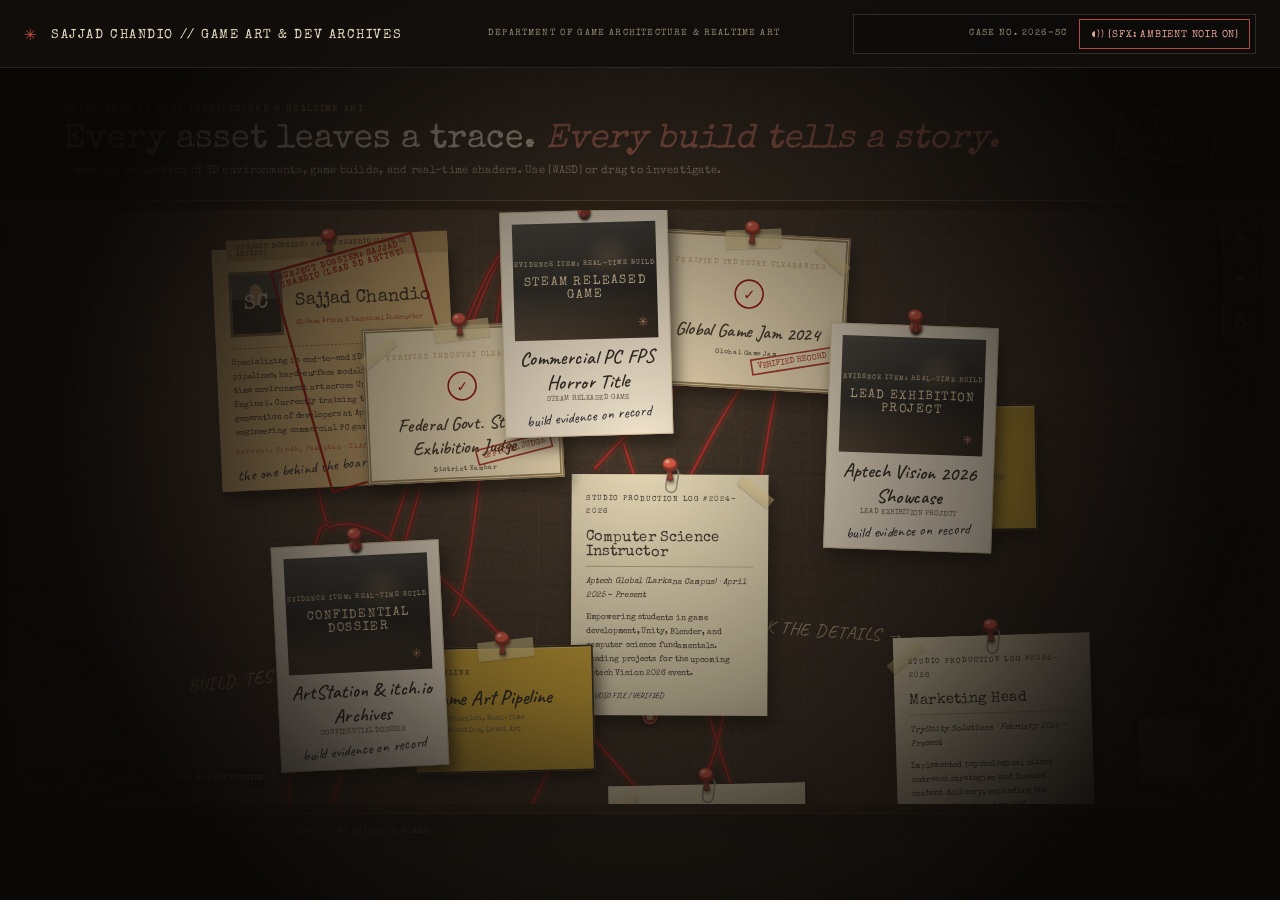
<file: index.html>
<!doctype html>
<html lang="en">
  <head>
    <meta charset="utf-8" />
    <meta name="viewport" content="width=device-width, initial-scale=1" />
    <meta name="theme-color" content="#15120f" />
    <meta
      name="description"
      content="Sajjad Chandio's archive of 3D game art, game development, and real-time builds, presented as a classic noir evidence board."
    />
    <title>Sajjad Chandio // Game Art &amp; Dev Archives</title>
    <link rel="preconnect" href="https://fonts.googleapis.com" />
    <link rel="preconnect" href="https://fonts.gstatic.com" crossorigin />
    <link
      href="https://fonts.googleapis.com/css2?family=Caveat:wght@500;600;700&family=Special+Elite&display=swap"
      rel="stylesheet"
    />
    <link rel="stylesheet" href="style.css" />
    <script src="script.js" defer></script>
  </head>
  <body>
    <div class="room-light" aria-hidden="true"></div>
    <header class="topbar">
      <a class="brand" href="#board" aria-label="Sajjad Chandio Game Art and Dev Archives home"
        ><span class="brand-mark">✳</span> SAJJAD CHANDIO // GAME ART &amp; DEV ARCHIVES</a
      >
      <span class="brand-sub">DEPARTMENT OF GAME ARCHITECTURE &amp; REALTIME ART</span>
      <div class="top-actions">
        <span class="case-number">CASE NO. 2026-SC</span>
        <button
          class="sound-toggle"
          id="soundToggle"
          type="button"
          aria-pressed="true"
          title="Toggle sound effects"
        >
          ◖)) <span>[SFX: AMBIENT NOIR ON]</span>
        </button>
      </div>
    </header>
    <main id="board">
      <section class="intro" aria-label="Board introduction">
        <div>
          <p class="eyebrow">DEPARTMENT OF GAME ARCHITECTURE &amp; REALTIME ART</p>
          <h1>Every asset leaves a trace. <em>Every build tells a story.</em></h1>
          <p class="intro-copy">
            A working collection of 3D environments, game builds, and real-time shaders. Use [WASD] or drag to investigate.
          </p>
        </div>
        <div class="board-stamp" aria-hidden="true">EVIDENCE<br />ON FILE</div>
      </section>
      <div class="board-shell" id="boardShell">
        <div
          class="board-viewport"
          id="viewport"
          aria-label="Interactive game art archive. Use WASD or drag to move and the mouse wheel to zoom."
        >
          <div class="board-world" id="world">
            <svg class="threads" id="threads" aria-hidden="true"></svg>
            <div class="loading-note" id="loadingNote">LOADING GAME ARCHIVE...</div>
            <div class="coffee-ring ring-one" aria-hidden="true"></div>
            <div class="coffee-ring ring-two" aria-hidden="true"></div>
            <p class="board-scribble scribble-one" aria-hidden="true">
              BUILD. TEST. REFINE.
            </p>
            <p class="board-scribble scribble-two" aria-hidden="true">
              CHECK THE DETAILS →
            </p>
          </div>
        </div>
        <nav class="canvas-controls" aria-label="Board controls">
          <button id="zoomIn" type="button" aria-label="Zoom in">+</button
          ><button id="zoomOut" type="button" aria-label="Zoom out">&minus;</button
          ><button id="resetView" type="button" aria-label="Reset board view">
            &#8962;
          </button>
        </nav>
        <div class="board-hint" aria-hidden="true">
          [WASD] PAN <span>|</span> [Q/E] ZOOM <span>|</span> [CLICK] INSPECT DOSSIER
        </div>
        <div class="minimap" id="minimap" aria-label="Board minimap">
          <div class="mini-world" id="miniWorld">
            <div class="mini-window" id="miniWindow"></div>
          </div>
        </div>
      </div>
      <footer class="footer">
        <span
          >SAJJAD CHANDIO <span class="footer-dot">●</span> GAME ART &amp; DEV ARCHIVES
          · REAL-TIME EVIDENCE BOARD</span
        ><span>SELECT EVIDENCE TO OPEN ITS CASE FILE</span>
      </footer>
    </main>
    <dialog class="case-dialog" id="caseDialog" aria-labelledby="modalTitle">
      <div class="case-paper">
        <div class="case-top">
          <span>GAME ARCHITECTURE DEPARTMENT · REALTIME ART DIVISION</span
          ><button id="closeDialog" class="close-file" type="button">
            × <span>CLOSE DOSSIER</span>
          </button>
        </div>
        <div class="case-content">
          <div class="case-kicker" id="modalKicker">CASE FILE / REAL-TIME BUILD</div>
          <h2 id="modalTitle">Project title</h2>
          <div class="case-rule"></div>
          <p id="modalDescription"></p>
          <div class="modal-visual" id="modalVisual" aria-hidden="true">
            <div class="visual-placeholder">
              <span>✳</span><b>BUILD<br />CAPTURE</b>
            </div>
          </div>
          <div class="case-meta" id="modalMeta"></div>
          <div class="case-links" id="modalLinks"></div>
          <pre class="code-note" id="modalCode"><code></code></pre>
        </div>
        <span class="file-stamp" aria-hidden="true">ARCHIVED</span>
        <div class="case-footer">GAME PRODUCTION RECORD · HANDLE WITH CARE</div>
      </div>
    </dialog>
    <div class="toast" id="toast" role="status" aria-live="polite"></div>
  </body>
</html>
</file>
<file: style.css>
:root {
  color-scheme: dark;
  --ink: #1a1918;
  --paper: #e6dcbc;
  --red: #a91d22;
  --gold: #c29b2b;
  --mono: "Special Elite", monospace;
  --hand: "Caveat", cursive;
}
* {
  box-sizing: border-box;
}
html {
  min-height: 100%;
  background: #120f0d;
}
body {
  margin: 0;
  min-height: 100vh;
  color: #e3d8c4;
  background:
    repeating-linear-gradient(92deg, transparent 0 7px, #1e191511 8px, transparent 15px 25px),
    radial-gradient(ellipse at 50% 25%, #2b211a 0, #1e1915 52%, #120f0d 100%);
  font-family: var(--mono);
  overflow-x: hidden;
}
.room-light {
  position: fixed;
  inset: 0;
  z-index: 10;
  pointer-events: none;
  background:
    radial-gradient(circle at var(--mouse-x, 50%) var(--mouse-y, 50%), rgba(255, 210, 150, .12) 0%, rgba(10, 8, 7, .95) 75%),
    radial-gradient(ellipse at center, transparent 40%, rgba(10, 8, 7, .72) 100%);
}
.topbar {
  min-height: 68px;
  padding: 12px 24px;
  display: flex;
  justify-content: space-between;
  align-items: center;
  gap: 24px;
  border-bottom: 1px solid rgba(255, 255, 255, 0.1);
  background: rgba(18, 15, 13, 0.92);
  -webkit-backdrop-filter: blur(8px);
  backdrop-filter: blur(8px);
  position: fixed;
  top: 0;
  left: 0;
  width: 100%;
  z-index: 1000;
}
.brand {
  flex: 1 1 0;
  min-width: 0;
  color: #e7dbc2;
  text-decoration: none;
  font-size: 13px;
  letter-spacing: 0.12em;
}
.brand-mark {
  color: #c24c3e;
  font-size: 20px;
  vertical-align: -2px;
  margin-right: 8px;
}
.brand-sub,
.case-number {
  color: #968974;
  font-size: 9px;
  letter-spacing: 0.13em;
  margin-left: 11px;
}
.brand-sub {
  flex: 1 1 0;
  margin: 0;
  text-align: center;
  white-space: nowrap;
}
.top-actions {
  flex: 1 1 0;
  display: flex;
  align-items: center;
  justify-content: flex-end;
  gap: 12px;
  padding: 4px 5px;
  border: 1px solid rgba(255, 255, 255, 0.14);
  background: rgba(0, 0, 0, 0.16);
}
.sound-toggle {
  border: 1px solid #665e50;
  background: none;
  color: #c8bca5;
  padding: 8px 10px;
  font: 10px var(--mono);
  letter-spacing: 0.08em;
  cursor: pointer;
}
.sound-toggle[aria-pressed="true"] {
  border-color: #b8483a;
  color: #e0a397;
}
.intro {
  max-width: 1400px;
  padding: 28px 5vw 25px;
  margin: auto;
  display: flex;
  align-items: center;
  justify-content: space-between;
}
#board {
  padding-top: 68px;
}
.topbar .brand,
.top-actions .case-number,
.top-actions .sound-toggle {
  white-space: nowrap;
}
@media (max-width: 1050px) and (min-width: 701px) {
  .topbar { gap: 14px; padding-inline: 18px; }
  .brand { font-size: 11px; }
  .brand-sub { font-size: 8px; }
  .top-actions { gap: 12px; }
  .case-number { display: none; }
}
@media (max-width: 820px) and (min-width: 701px) {
  .brand-sub { display: none; }
  .brand { flex: 1 1 auto; white-space: normal; font-size: 10px; }
  .top-actions { flex: 0 0 auto; }
}
.eyebrow,
.micro {
  font-size: 9px;
  letter-spacing: 0.15em;
  color: #b89964;
}
.intro h1 {
  font-size: clamp(21px, 3vw, 34px);
  font-weight: 400;
  margin: 9px 0 8px;
  color: #e7dbc8;
}
.intro h1 em {
  font-weight: 400;
  color: #bf6958;
}
.intro-copy {
  margin: 0;
  color: #a89b83;
  font-size: 11px;
  letter-spacing: 0.025em;
}
.board-stamp {
  border: 2px solid #a24736;
  color: #be6955;
  font-size: 11px;
  letter-spacing: 0.17em;
  text-align: center;
  line-height: 1.35;
  padding: 8px 13px;
  transform: rotate(8deg);
  opacity: 0.8;
}
.board-shell {
  height: min(68vh, 680px);
  min-height: 465px;
  max-width: 1400px;
  margin: 0 auto;
  position: relative;
  border: 9px solid #21170f;
  border-radius: 4px;
  box-shadow:
    0 18px 44px #0009,
    0 0 0 1px #6d5030,
    inset 0 0 20px #0009;
  background: #302217;
}
.board-viewport {
  position: absolute;
  inset: 0;
  overflow: hidden;
  cursor: grab;
  touch-action: none;
  background-color: #1e1915;
  background-image:
    radial-gradient(ellipse at 17% 24%, #8c694522, transparent 31%),
    radial-gradient(ellipse at 82% 67%, #08060599, transparent 42%),
    repeating-linear-gradient(3deg, transparent 0 28px, #08060524 29px 31px),
    repeating-linear-gradient(91deg, transparent 0 65px, #ead2a108 66px 67px),
    linear-gradient(130deg, #3a2b20, #261d17 55%, #33251b);
}
.board-viewport:before {
  content: "";
  position: absolute;
  inset: 0;
  pointer-events: none;
  opacity: 0.3;
  background-image: url("data:image/svg+xml,%3Csvg viewBox='0 0 180 180' xmlns='http://www.w3.org/2000/svg'%3E%3Cfilter id='n'%3E%3CfeTurbulence type='fractalNoise' baseFrequency='.8' numOctaves='3' stitchTiles='stitch'/%3E%3C/filter%3E%3Crect width='100%25' height='100%25' filter='url(%23n)' opacity='.22'/%3E%3C/svg%3E");
}
.board-viewport.dragging {
  cursor: grabbing;
}
.board-world {
  position: absolute;
  width: 1200px;
  height: 1400px;
  left: 50%;
  top: 50%;
  transform-origin: center center;
  transform: translate(-50%, -50%) scale(1);
  transition: transform 0.08s linear;
}
.threads {
  position: absolute;
  inset: 0;
  width: 100%;
  height: 100%;
  overflow: visible;
  pointer-events: none;
  z-index: 1;
}
.thread-shadow {
  fill: none;
  stroke: #240c09;
  stroke-width: 7;
  opacity: .62;
  stroke-linecap: round;
  filter: blur(1px);
}
.thread {
  fill: none;
  stroke: #a91d22;
  stroke-width: 3.2;
  opacity: .94;
  stroke-linecap: round;
  filter: drop-shadow(0 1px 2px #170805) drop-shadow(0 0 3px #ad3b2c);
  stroke-dasharray: 0;
}
.thread-shadow.active { opacity: .8; }
.thread-shadow.dim { opacity: .16; }
.thread.active {
  stroke: #ff3333;
  stroke-width: 4.5;
  opacity: 1;
  filter: drop-shadow(0 0 7px #ff3333);
  animation: thread-pulse 1.7s ease-in-out infinite alternate;
}
.thread.dim {
  opacity: 0.11;
}
.node {
  position: absolute;
  left: var(--x);
  top: var(--y);
  z-index: var(--layer, 4);
  transform: rotate(var(--r));
  cursor: pointer;
  transition:
    opacity 0.2s,
    filter 0.2s,
    transform 0.2s;
  user-select: none;
}
.node.tilt-left { transform: rotate(var(--r, -2.5deg)); }
.node.tilt-right { transform: rotate(var(--r, 2.5deg)); }
.node:after {
  content: "";
  display: none;
  position: absolute;
  width: 47px;
  height: 14px;
  right: -8px;
  top: 14px;
  z-index: 5;
  opacity: .72;
  background: linear-gradient(180deg, #f2d991a8, #c7aa607a);
  box-shadow: 0 1px 2px #271b0e66;
  transform: rotate(39deg);
  pointer-events: none;
}
.forensic-tag:after,
.certificate:after,
.report-card:after { display: block; }
.tilt-left:after { right: auto; left: -9px; top: 18px; transform: rotate(-37deg); }
.thumbtack {
  position: absolute;
  top: -25px;
  left: calc(50% - 14px);
  width: 28px;
  height: 36px;
  z-index: 8;
  filter: drop-shadow(1px 3px 2px #160c08aa);
  pointer-events: none;
}
.thumbtack svg { display: block; width: 100%; height: 100%; overflow: visible; }
.node:hover,
.node:focus-visible {
  z-index: 12;
  transform: rotate(0) scale(1.035);
  filter: brightness(1.11);
  outline: none;
}
.node:focus-visible {
  outline: 2px dashed #f5d58f;
  outline-offset: 5px;
}
.node.dimmed {
  background-color: #443f3b;
  color: #b0a69c;
  filter: grayscale(1) brightness(.58);
  opacity: .58;
}
.node.dimmed h2,
.node.dimmed p,
.node.dimmed .micro,
.node.dimmed .hand-note { color: #aaa19a; }
.evidence {
  color: #2c261e;
  box-shadow: 6px 12px 20px rgba(0, 0, 0, .7), 0 1px 1px #f6e4ba66 inset;
}
.polaroid {
  width: 205px;
  background: #f2e8d5;
  border: 1px solid #c9b98f;
  padding: 14px 14px 11px;
  text-align: center;
}
.polaroid h2 {
  font: 600 24px var(--hand);
  margin: 7px 0 0;
  color: #1a1918;
}
.polaroid p {
  font: 9px var(--mono);
  color: #655c50;
  margin: 1px 0 3px;
}
.photo {
  height: 142px;
  position: relative;
  overflow: hidden;
  display: flex;
  flex-direction: column;
  justify-content: center;
  align-items: center;
  color: #d6c2a0;
  background: #1b1a17;
  filter: sepia(0.35);
}
.photo:before {
  content: "";
  position: absolute;
  inset: 0;
  background:
    linear-gradient(135deg, #d8c3a012, transparent 45%, #0009),
    repeating-linear-gradient(0deg, transparent 0 21px, #d0bb8a0a 22px 23px);
}
.photo span {
  font: 8px var(--mono);
  letter-spacing: 0.15em;
  z-index: 1;
}
.photo b {
  font: 27px var(--mono);
  line-height: 1.05;
  letter-spacing: 0.12em;
  z-index: 1;
  margin-top: 10px;
}
.polaroid .photo b {
  max-width: 95%;
  font-size: 15px;
  text-align: center;
}
.photo i {
  position: absolute;
  right: 12px;
  bottom: 8px;
  color: #bd644e;
  font-style: normal;
  font-size: 21px;
}
.photo-city {
  background:
    radial-gradient(ellipse at 68% 30%, #aa80524d, transparent 20%),
    linear-gradient(180deg, #273039, #111820 55%, #413228);
}
.photo-terminal {
  background:
    radial-gradient(ellipse at 50% 45%, #58716255, transparent 35%),
    linear-gradient(140deg, #131716, #292821);
}
.pin {
  position: absolute;
  top: -7px;
  left: calc(50% - 7px);
  width: 15px;
  height: 15px;
  border-radius: 50%;
  z-index: 5;
  background: radial-gradient(
    circle at 35% 30%,
    #f2cf80,
    #a26a28 48%,
    #543416 75%
  );
  box-shadow: 1px 3px 3px #160f0b;
}
.pin-red {
  background: radial-gradient(
    circle at 35% 30%,
    #ee9383,
    #bd342d 48%,
    #5f1916 75%
  );
}
.hand-note {
  display: block;
  font: 19px var(--hand);
  color: #111827;
  transform: rotate(-4deg);
  margin-top: 5px;
}
.dossier {
  width: 288px;
  min-height: 251px;
  background: #c8a66d;
  padding: 19px 19px 15px;
  clip-path: none;
  box-shadow: 6px 12px 20px rgba(0, 0, 0, .7), 0 1px 1px #f6e4ba66 inset;
}
.dossier-stamp {
  top: auto;
  right: 10px;
  bottom: 9px;
  max-width: 180px;
  padding: 3px 5px;
  font-size: 6px;
  letter-spacing: .08em;
}
.file-tab {
  position: absolute;
  top: -11px;
  left: 18px;
  background: #ad8b54;
  padding: 5px 12px;
  font-size: 8px;
  letter-spacing: 0.12em;
}
.dossier-head {
  display: flex;
  gap: 15px;
  align-items: center;
  margin: 9px 0 14px;
}
.avatar {
  height: 79px;
  width: 65px;
  flex: none;
  border: 3px solid #65543c;
  background:
    radial-gradient(ellipse at 50% 35%, #a08460 0 19%, transparent 20%),
    linear-gradient(180deg, #45443e 42%, #252421 43%);
  color: #d9c5a2;
  display: grid;
  place-items: center;
  font-size: 25px;
}
.dossier h2 {
  font: 22px var(--mono);
  line-height: 1.05;
  margin: 4px 0;
  color: #28241e;
}
.dossier .status {
  font-size: 8px;
  color: #8f352a;
}
.type-copy {
  font-size: 10px;
  line-height: 1.7;
  border-top: 1px dashed #665942;
  padding-top: 9px;
}
.redacted {
  font-size: 8px;
  color: #a03b31;
  letter-spacing: 0.12em;
}
.classified-stamp {
  position: absolute;
  top: 5px;
  right: 9px;
  z-index: 3;
  border: 3px solid #8b0000;
  color: #8b0000;
  padding: 3px 5px;
  font: 10px var(--mono);
  font-weight: 700;
  letter-spacing: .12em;
  transform: rotate(-13deg);
  opacity: .88;
}
.skill-card {
  width: 220px;
  min-height: 153px;
  background: #d6c8a6;
  padding: 20px 17px 12px;
  box-shadow: 6px 12px 20px rgba(0, 0, 0, .7), 0 1px 1px #fff5ce88 inset;
}
.forensic-tag {
  background: #c29b2b;
  border: 2px solid #1a1918;
}
.forensic-tag .micro { color: #1a1918; }
.forensic-tag h2, .forensic-tag p { color: #1a1918; }
.forensic-tag .skill-meter { min-height: 5px; }
.report-card {
  min-height: 220px;
  padding-bottom: 20px;
}
.report-card h2 { font-size: 16px; line-height: 1.35; }
.report-card .report-log { font-style: normal; }
.loading-note {
  position: absolute;
  left: 50%;
  top: 50%;
  transform: translate(-50%, -50%);
  color: #ead9b9;
  font: 12px var(--mono);
  letter-spacing: .12em;
}
.tape {
  position: absolute;
  top: -10px;
  left: 36%;
  width: 68px;
  height: 23px;
  background: #d8c78da8;
  transform: rotate(-5deg);
  box-shadow: 0 1px 2px #493b2455;
}
.skill-card h2 {
  font: 600 25px var(--hand);
  margin: 8px 0 1px;
}
.skill-card p {
  font-size: 9px;
  line-height: 1.5;
  margin: 3px 0;
  color: #5b5040;
}
.skill-meter {
  display: flex;
  gap: 4px;
  margin-top: 9px;
}
.skill-meter i {
  width: 18px;
  height: 5px;
  background: #a84d3f;
}
.skill-meter i.empty {
  background: #a4937470;
}
.skill-card .hand-note {
  position: absolute;
  bottom: -25px;
  right: 4px;
}
.certificate {
  width: 240px;
  height: 190px;
  background: #ebdcb9;
  padding: 23px 16px;
  text-align: center;
  border: 5px double #88734c;
}
.certificate h2 {
  font: 600 23px var(--hand);
  margin: 13px 0 2px;
}
.certificate p {
  font-size: 8px;
  letter-spacing: 0.08em;
}
.cert-seal {
  margin: 12px auto 0;
  width: 36px;
  height: 36px;
  display: grid;
  place-items: center;
  border: 2px solid #8b0000;
  border-radius: 50%;
  color: #8b0000;
  font-size: 20px;
}
.stamp {
  position: absolute;
  right: 8px;
  bottom: 22px;
  border: 2px solid #8b0000;
  color: #8b0000;
  font-size: 10px;
  padding: 3px 6px;
  transform: rotate(-12deg);
  opacity: 0.82;
}
.certificate .hand-note {
  position: absolute;
  bottom: -28px;
  left: 10px;
}
.memo {
  width: 240px;
  min-height: 173px;
  background: #e6dcbc;
  color: #2b2622;
  padding: 21px 18px 16px;
  clip-path: none;
}
.memo h2 {
  font: 18px var(--mono);
  margin: 15px 0 8px;
  color: #2b2622;
}
.memo .micro { color: #2b2622; }
.memo p {
  font-size: 10px;
  line-height: 1.7;
  font-style: italic;
  color: #2b2622;
}
.memo-rule,
.case-rule {
  height: 1px;
  background: #7864478a;
}
.byline {
  font: 10px var(--hand);
  color: #111827;
}
.clip {
  position: absolute;
  top: -9px;
  left: 48%;
  width: 15px;
  height: 32px;
  border: 2px solid #8b8a7c;
  border-radius: 8px;
  transform: rotate(8deg);
}
.memo .hand-note {
  position: absolute;
  right: 8px;
  bottom: -14px;
}
.note-card {
  margin-top: 0;
}
.quote {
  min-height: 160px;
}
.quote h2 {
  color: #a23d31;
}
.contact-address {
  font-size: 10px;
  color: #a23d31;
  text-decoration: underline;
}
.coffee-ring {
  position: absolute;
  width: 96px;
  height: 96px;
  border: 3px solid #29190c24;
  border-radius: 50%;
  z-index: 0;
  pointer-events: none;
  background: radial-gradient(circle, #54341a08 52%, #29190c12 61%, #29190c05 68%);
  box-shadow: 1px 2px 4px #1b120c18 inset;
}
.coffee-ring:after {
  content: "";
  position: absolute;
  inset: 6px;
  border: 1px solid #29190c20;
  border-radius: 50%;
}
.ring-one {
  left: 35%;
  top: 44%;
  transform: rotate(24deg);
}
.ring-two {
  right: 3%;
  bottom: 3%;
  width: 68px;
  height: 68px;
  opacity: 0.65;
}
.string-hub .hub-shadow { fill: #160b0870; }
.string-hub .hub-ring { fill: #8d2420; stroke: #e06a52; stroke-width: 2; filter: drop-shadow(0 2px 3px #160905); }
.string-hub .hub-core { fill: #f0c58c; }
.string-hub .hub-glint { fill: none; stroke: #ffd4ae; stroke-width: 1; opacity: .8; }
.board-scribble {
  position: absolute;
  color: #e3cca0a3;
  font: 22px var(--hand);
  letter-spacing: 0.05em;
  transform: rotate(-7deg);
  pointer-events: none;
}
.scribble-one {
  left: 4%;
  top: 43%;
}
.scribble-two {
  right: 23%;
  top: 39%;
  transform: rotate(4deg);
}
.canvas-controls {
  position: absolute;
  right: 14px;
  top: 14px;
  display: flex;
  flex-direction: column;
  gap: 6px;
  z-index: 7;
}
.canvas-controls button {
  width: 34px;
  height: 34px;
  border: 1px solid #d2b78688;
  background: #251b12c9;
  color: #e4d2ad;
  font: 20px var(--mono);
  cursor: pointer;
}
.canvas-controls button:hover {
  background: #453322;
}
.board-hint {
  position: absolute;
  left: 16px;
  bottom: 14px;
  padding: 7px 9px;
  border: 1px solid #d0b48735;
  background: #21170eb8;
  font-size: 7px;
  letter-spacing: 0.12em;
  color: #f0ddbad1;
  z-index: 6;
  pointer-events: none;
  white-space: nowrap;
  text-shadow: 0 1px 2px #000;
}
.board-hint span {
  color: #bb6b4e;
  margin: 0 6px;
}
.minimap {
  position: absolute;
  right: 15px;
  bottom: 14px;
  width: 126px;
  height: 80px;
  background: #21170eb8;
  border: 1px solid #d0b48766;
  z-index: 6;
  overflow: hidden;
}
.mini-world {
  position: absolute;
  inset: 8px;
  background: #796044;
  transform: scale(0.043);
  transform-origin: top left;
  width: 1400px;
  height: 1500px;
}
.mini-window {
  position: absolute;
  border: 14px solid #d85141;
  width: 500px;
  height: 300px;
  left: 0;
  top: 0;
}
.footer {
  max-width: 1400px;
  margin: 0 auto;
  padding: 14px 5vw;
  display: flex;
  justify-content: space-between;
  color: #746a58;
  font-size: 8px;
  letter-spacing: 0.12em;
}
.footer-dot {
  font-size: 6px;
  color: #a33d31;
  margin: 0 8px;
}
.case-dialog {
  border: 0;
  padding: 0;
  background: transparent;
  color: #28231c;
  width: min(640px, calc(100vw - 28px));
  max-height: 90vh;
  overflow: visible;
}
.case-dialog::backdrop {
  background: #080706dc;
  backdrop-filter: blur(4px);
}
.case-paper {
  position: relative;
  max-height: 88vh;
  overflow: auto;
  background: #ddcfaf;
  padding: 0 30px 20px;
  box-shadow: 0 18px 60px #000b;
  background-image: repeating-linear-gradient(
    0deg,
    transparent 0 31px,
    #725d3a0a 32px
  );
}
.case-top {
  position: sticky;
  top: 0;
  display: flex;
  align-items: center;
  justify-content: space-between;
  background: #d5c5a2;
  padding: 14px 0 11px;
  border-bottom: 1px solid #806d4b;
  z-index: 2;
  color: #71634a;
  font-size: 8px;
  letter-spacing: 0.12em;
}
.close-file {
  font: 10px var(--mono);
  color: #913a30;
  border: 1px solid #a24c3c;
  background: #e4d4b5;
  padding: 7px 9px;
  cursor: pointer;
}
.case-content {
  padding: 16px 2px 8px;
}
.case-kicker {
  font-size: 9px;
  letter-spacing: 0.16em;
  color: #9a4033;
}
.case-content h2 {
  font: 28px var(--mono);
  margin: 9px 0 13px;
}
.case-content > p {
  font-size: 12px;
  line-height: 1.8;
  white-space: pre-line;
}
.modal-visual {
  margin: 15px 0;
  min-height: 130px;
  background: #24221d;
  display: none;
  place-items: center;
}
.modal-visual.visible {
  display: grid;
}
.visual-placeholder {
  width: 100%;
  min-height: 130px;
  display: grid;
  place-content: center;
  text-align: center;
  color: #d1bd98;
  background: radial-gradient(ellipse at center, #776342, #211c16);
  gap: 5px;
}
.visual-placeholder span {
  color: #c75442;
  font-size: 27px;
}
.visual-placeholder b {
  font: 13px var(--mono);
  letter-spacing: 0.14em;
}
.case-meta {
  font-size: 10px;
  line-height: 1.8;
  color: #665944;
}
.case-links {
  display: flex;
  gap: 10px;
  flex-wrap: wrap;
  margin: 12px 0;
}
.case-links a,
.case-links span {
  font-size: 9px;
  color: #913d31;
  text-decoration: underline;
}
.code-note {
  white-space: pre-wrap;
  background: #242522;
  color: #ded0b2;
  padding: 14px;
  font-size: 10px;
  line-height: 1.6;
  overflow: auto;
  border-left: 3px solid #aa493a;
}
.code-note:empty {
  display: none;
}
.file-stamp {
  position: absolute;
  right: 30px;
  bottom: 45px;
  border: 2px solid #a04336;
  color: #a04336;
  padding: 7px 9px;
  transform: rotate(-13deg);
  font-size: 10px;
  opacity: 0.8;
  pointer-events: none;
}
.case-footer {
  border-top: 1px dashed #877552;
  padding-top: 11px;
  color: #8d7956;
  font-size: 8px;
  letter-spacing: 0.14em;
}
.toast {
  position: fixed;
  z-index: 30;
  bottom: 20px;
  left: 50%;
  transform: translate(-50%, 15px);
  background: #211b14;
  color: #e0d1b4;
  padding: 9px 14px;
  font-size: 10px;
  opacity: 0;
  pointer-events: none;
  transition: 0.2s;
}
.toast.show {
  opacity: 1;
  transform: translate(-50%, 0);
}
@keyframes thread-pulse {
  from {
    stroke-dasharray: 3 0;
  }
  to {
    stroke-dasharray: 2 2;
  }
}
@media (max-width: 700px) {
  .topbar {
    min-height: 58px;
    height: auto;
    padding: 10px 12px;
    gap: 8px;
  }
  .brand {
    flex: 1 1 auto;
    white-space: normal;
    font-size: 9px;
    line-height: 1.4;
    letter-spacing: 0.06em;
  }
  .brand-mark {
    font-size: 15px;
    margin-right: 3px;
  }
  .brand-sub,
  .case-number {
    display: none;
  }
  .top-actions {
    flex: 0 0 auto;
    gap: 0;
    padding: 3px;
  }
  .sound-toggle {
    padding: 7px 6px;
    font-size: 8px;
  }
  #board {
    padding-top: 58px;
  }
  .intro {
    padding: 23px 18px 20px;
  }
  .intro h1 {
    font-size: 25px;
  }
  .intro-copy {
    max-width: 300px;
    line-height: 1.6;
  }
  .board-stamp {
    font-size: 9px;
    padding: 6px 8px;
  }
  .board-shell {
    height: auto;
    min-height: 0;
    margin: 0 12px;
    border-width: 6px;
    overflow: visible;
  }
  .board-viewport {
    position: relative;
    inset: auto;
    height: auto;
    min-height: 0;
    overflow: visible;
    cursor: default;
    touch-action: auto;
    background-image:
      radial-gradient(ellipse at 17% 24%, #8c694522, transparent 31%),
      repeating-linear-gradient(3deg, transparent 0 28px, #08060524 29px 31px),
      linear-gradient(130deg, #3a2b20, #261d17 55%, #33251b);
  }
  .board-world {
    position: relative;
    left: auto;
    top: auto;
    width: auto;
    height: auto;
    min-height: 0;
    padding: 22px 16px 30px;
    transform: none !important;
    display: flex;
    flex-direction: column;
    align-items: center;
    gap: 28px;
  }
  .threads,
  .canvas-controls,
  .minimap,
  .board-hint,
  .coffee-ring,
  .board-scribble {
    display: none;
  }
  .node {
    position: relative;
    left: auto !important;
    top: auto !important;
    transform: rotate(var(--r));
    max-width: min(100%, 300px);
    flex-shrink: 0;
  }
  .node:after { display: none; }
  .thumbtack { top: -17px; width: 23px; height: 30px; left: calc(50% - 11px); }
  .node:hover,
  .node:focus-visible {
    transform: rotate(0) scale(1.015);
  }
  .dossier {
    width: min(100%, 288px);
    min-height: 230px;
  }
  .polaroid {
    width: min(100%, 230px);
  }
  .photo {
    height: 155px;
  }
  .skill-card {
    width: min(100%, 250px);
    min-height: 145px;
  }
  .certificate {
    width: min(100%, 260px);
  }
  .memo {
    width: min(100%, 260px);
  }
  .footer {
    padding: 13px 16px;
    font-size: 7px;
  }
  .footer span:last-child {
    display: none;
  }
  .case-paper {
    padding: 0 18px 18px;
  }
  .file-stamp {
    right: 18px;
    bottom: 43px;
  }
}
@media (prefers-reduced-motion: reduce) {
  *,
  *:before,
  *:after {
    scroll-behavior: auto !important;
    animation-duration: 0.01ms !important;
    animation-iteration-count: 1 !important;
    transition-duration: 0.01ms !important;
  }
}
</file>
